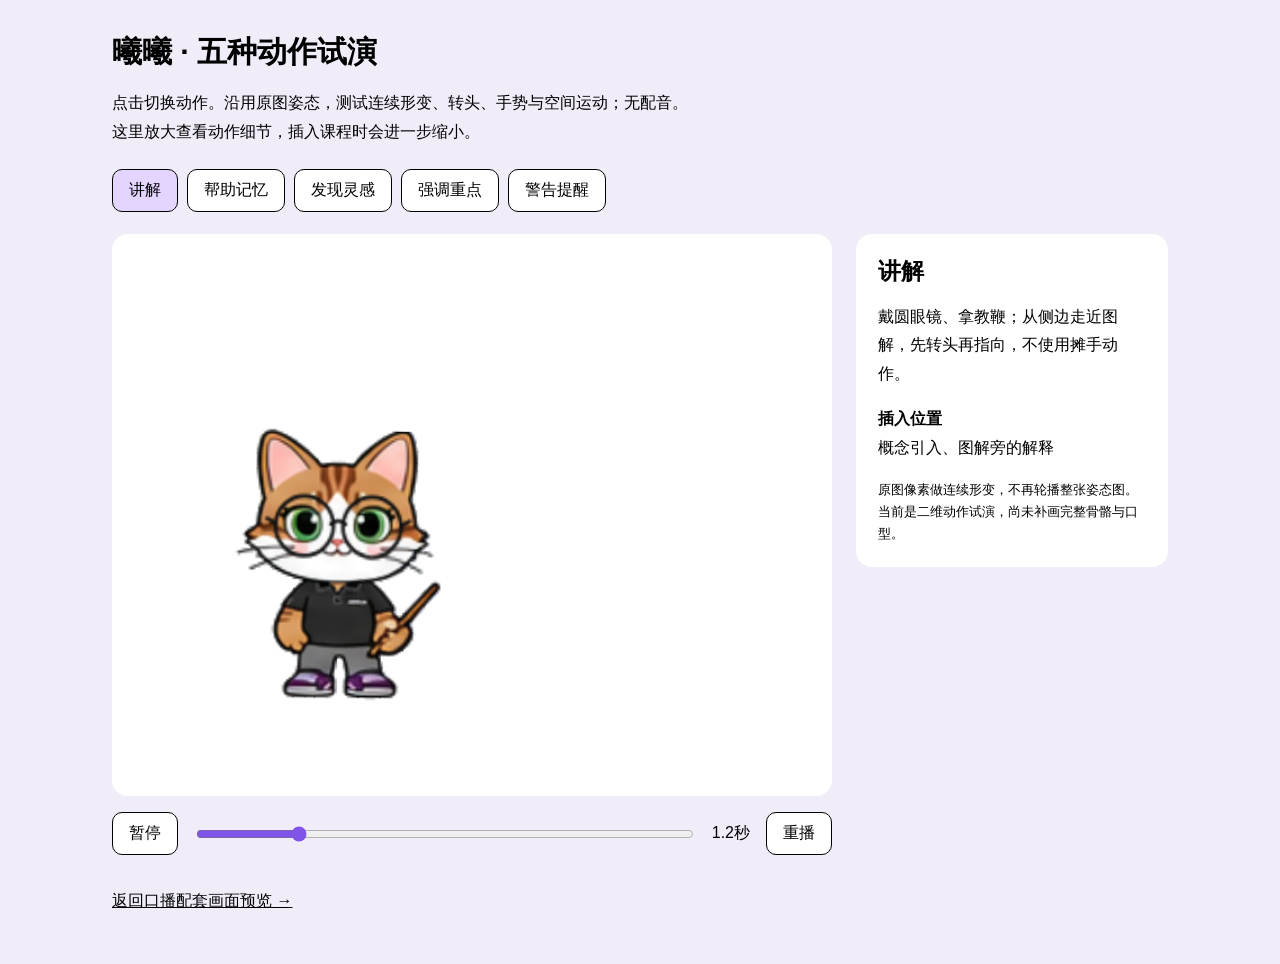
<file: skills/xixi-motion/index.html>
<!doctype html><html lang="zh-CN"><meta charset="utf-8"><meta name="viewport" content="width=device-width,initial-scale=1"><title>曦曦 · 五种动作试演</title><style>*{box-sizing:border-box}body{margin:0;background:#f0ecf8;color:#000;font:16px "PingFang SC",sans-serif}main{max-width:1120px;margin:auto;padding:32px}h1{font-size:30px;margin:0 0 12px}p{line-height:1.8}nav{display:flex;gap:9px;flex-wrap:wrap;margin:22px 0}button{font:inherit;border:1px solid #000;background:white;color:#000;border-radius:10px;padding:10px 16px;cursor:pointer}button[aria-pressed=true]{background:#e3d5ff}.stage{display:grid;grid-template-columns:minmax(0,720px) 1fr;gap:24px;align-items:start}canvas{background:white;width:100%;display:block;border-radius:16px}.info{background:white;border-radius:16px;padding:22px}h2{margin:0 0 12px;font-size:23px}.controls{display:flex;gap:16px;align-items:center;margin:16px 0}input{flex:1;accent-color:#8054e8}small{font-size:13px;line-height:1.7}a{color:black}@media(max-width:800px){main{padding:20px}.stage{grid-template-columns:1fr}.info{padding:18px}}</style><main><h1>曦曦 · 五种动作试演</h1><p>点击切换动作。沿用原图姿态，测试连续形变、转头、手势与空间运动；无配音。<br>这里放大查看动作细节，插入课程时会进一步缩小。</p><nav id="choices"></nav><div class="stage"><div><canvas id="scene" width="640" height="500"></canvas><div class="controls"><button id="play">暂停</button><input id="seek" type="range" min="0" max="5.99" value="0" step="0.01"><output id="time">0.0秒</output><button id="again">重播</button></div></div><aside class="info"><h2 id="name"></h2><p id="description"></p><p><b>插入位置</b><br><span id="use"></span></p><small>原图像素做连续形变，不再轮播整张姿态图。当前是二维动作试演，尚未补画完整骨骼与口型。</small></aside></div><p><a href="../lecture-motion/examples/transformer-v3/watch.html">返回口播配套画面预览 →</a></p></main><script src="actor.js"></script><script src="actions.js"></script></html>
</file>
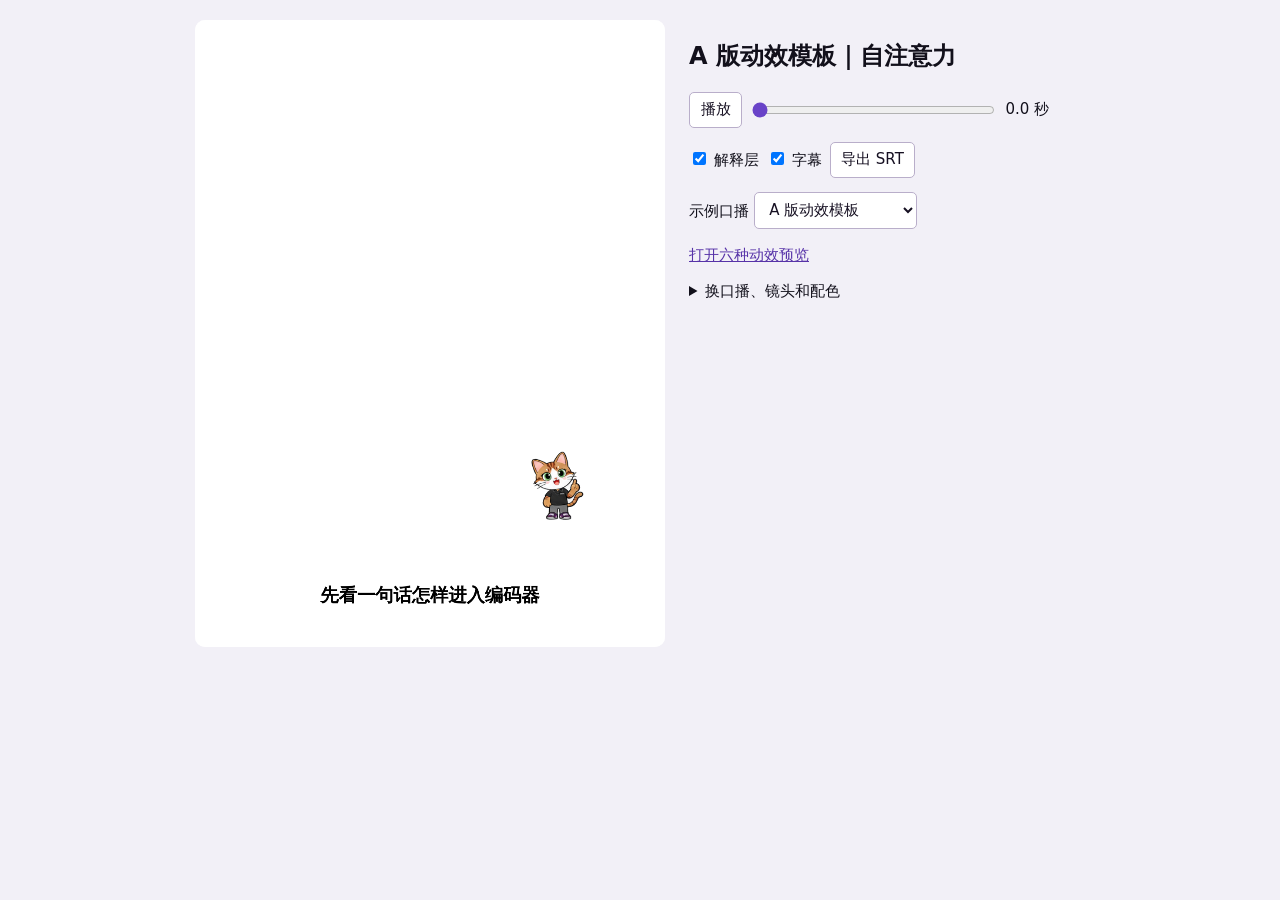
<file: skills/lecture-motion/template/index.html>
<!doctype html>
<html lang="zh-CN">
<meta charset="utf-8">
<meta name="viewport" content="width=device-width, initial-scale=1">
<title>Lecture Motion｜课程模板</title>
<link rel="stylesheet" href="style.css">
<main>
  <canvas id="canvas" width="1080" height="1440" aria-label="竖屏课程动效预览"></canvas>
  <section class="editor">
    <h1 id="course">课程模板</h1>
    <div class="controls">
      <button id="play" type="button">播放</button>
      <input id="seek" aria-label="播放进度" type="range" min="0" step=".01" value="0">
      <output id="time">0.0 秒</output>
    </div>
    <nav aria-label="工程操作">
      <label><input id="detail" type="checkbox" checked> 解释层</label>
      <label><input id="subtitles" type="checkbox" checked> 字幕</label>
      <button id="srt" type="button">导出 SRT</button>
    </nav>
    <label for="preset">示例口播</label>
    <select id="preset">
      <option value="v3-style">A 版动效模板</option>
      <option value="attention">注意力 · 基础镜头</option>
      <option value="pipeline">请求处理</option>
    </select>
    <p><a href="../motion/gallery.html">打开六种动效预览</a></p>
    <details>
      <summary>换口播、镜头和配色</summary>
      <label for="config">课程 JSON</label>
      <textarea id="config" spellcheck="false"></textarea>
      <button id="apply" type="button">应用配置</button>
      <button id="save" type="button">保存已应用配置</button>
    </details>
    <p id="error" role="alert"></p>
  </section>
</main>
<script type="module" src="scripts/player.mjs"></script>
</html>
</file>
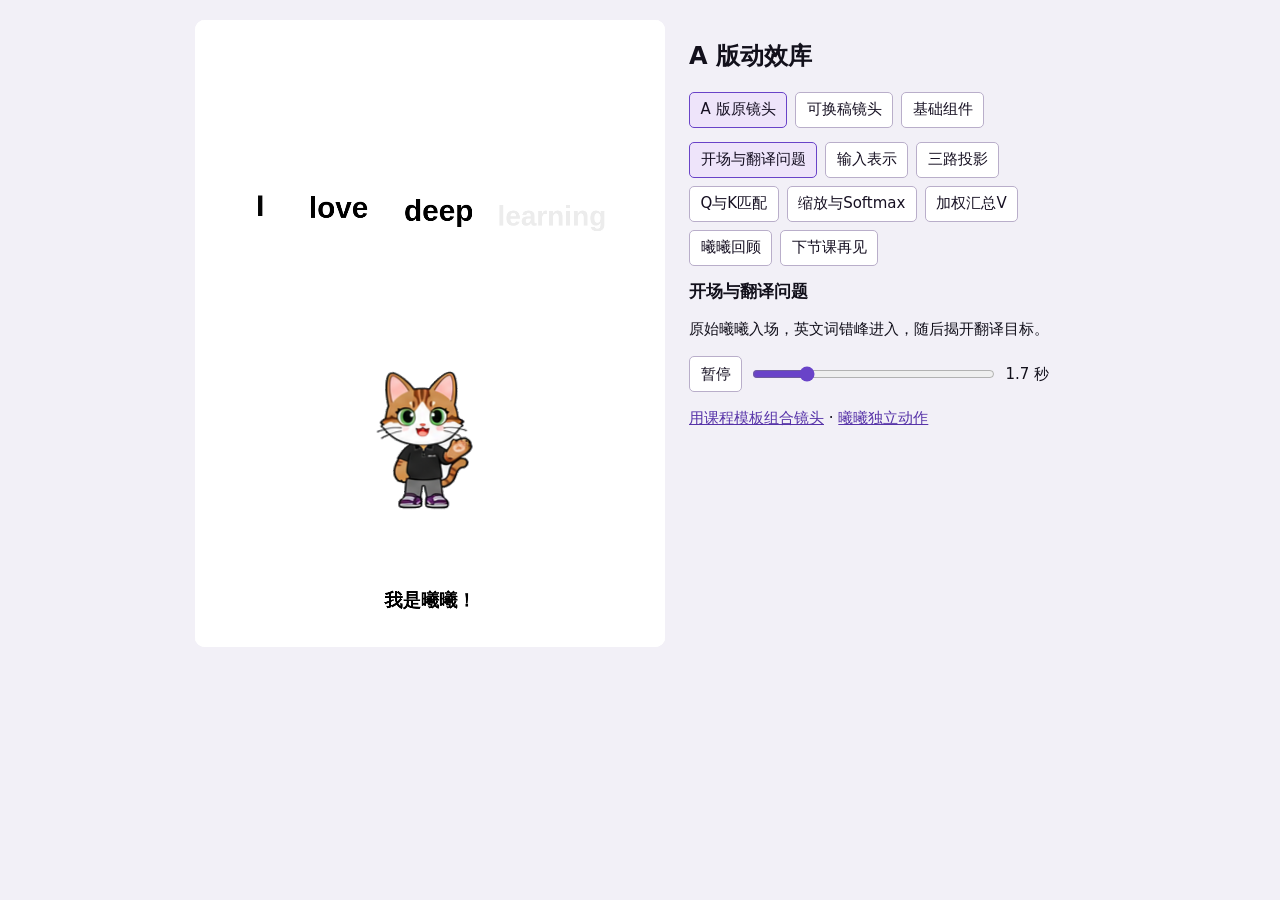
<file: skills/lecture-motion/motion/gallery.html>
<!doctype html>
<html lang="zh-CN">
<meta charset="utf-8">
<meta name="viewport" content="width=device-width, initial-scale=1">
<title>Lecture Motion｜A 版动效库</title>
<link rel="stylesheet" href="../template/style.css">
<main>
  <div class="motion-stage">
    <iframe id="original" title="A 版原镜头" src="../examples/transformer-v3/index.html"></iframe>
    <canvas id="canvas" width="1080" height="1440" aria-label="可换稿镜头的动态预览" hidden></canvas>
  </div>
  <section class="editor">
    <h1>A 版动效库</h1>
    <nav id="modes" aria-label="选择镜头来源">
      <button type="button" data-mode="original" aria-pressed="true">A 版原镜头</button>
      <button type="button" data-mode="course" aria-pressed="false">可换稿镜头</button>
      <button type="button" data-mode="basics" aria-pressed="false">基础组件</button>
    </nav>
    <nav id="recipes" aria-label="选择动效"></nav>
    <h2 id="selected"></h2>
    <p id="purpose"></p>
    <div class="controls">
      <button id="play" type="button">暂停</button>
      <input id="seek" aria-label="动效进度" type="range" min="0" max="1" step=".001" value="0">
      <output id="time"></output>
    </div>
    <section id="component" hidden>
      <label><input id="detail" type="checkbox" checked> 解释层</label>
      <p>把这一段参数加到课程配置的 <code>shots</code> 中。</p>
      <pre id="recipe"></pre>
    </section>
    <p><a href="../template/index.html">用课程模板组合镜头</a> · <a href="/xixi-motion/index.html">曦曦独立动作</a></p>
    <p id="error" role="alert"></p>
  </section>
</main>
<script type="module" src="gallery.mjs"></script>
</html>
</file>
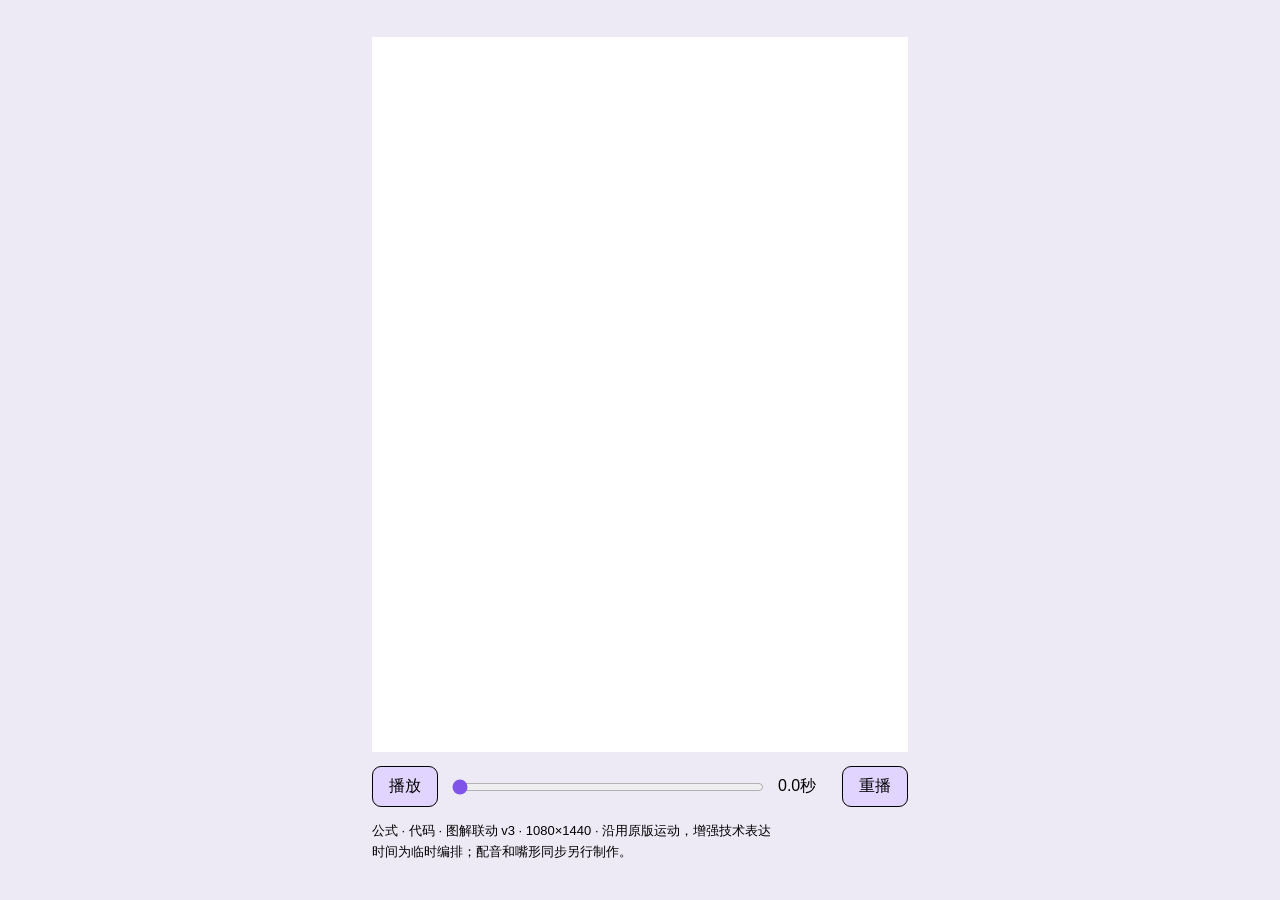
<file: skills/lecture-motion/examples/transformer-v3/watch.html>
<!doctype html><html lang="zh-CN"><meta charset="utf-8"><meta name="viewport" content="width=device-width,initial-scale=1"><title>曦曦 · 动效预演</title><style>*{box-sizing:border-box}body{margin:0;background:#eeeaf5;color:#000;font:16px "PingFang SC",sans-serif;display:flex;align-items:center;justify-content:center;min-height:100vh}main{width:min(100%,560px);padding:12px}iframe{width:100%;aspect-ratio:3/4;border:0;background:white;display:block;max-height:calc(100vh - 132px)}.controls{padding:14px 0;display:flex;align-items:center;gap:12px}button{background:#e1d4ff;color:black;border:1px solid #000;border-radius:9px;padding:9px 16px;font:inherit;cursor:pointer}input{flex:1;accent-color:#8054e8;min-width:50px}p{font-size:13px;line-height:1.6;margin:0}output{min-width:52px;font-variant-numeric:tabular-nums}</style><main><iframe id="frame" src="index.html" title="曦曦原图动态预演"></iframe><div class="controls"><button id="play">播放</button><input id="seek" type="range" min="0" max="39.99" step="0.01" value="0"><output id="time">0.0秒</output><button id="restart">重播</button></div><p>公式 · 代码 · 图解联动 v3 · 1080×1440 · 沿用原版运动，增强技术表达<br>时间为临时编排；配音和嘴形同步另行制作。</p></main><script>
const frame=document.getElementById('frame'),play=document.getElementById('play'),seek=document.getElementById('seek'),out=document.getElementById('time');let running=false,current=0,clock=0;
function draw(){if(frame.contentWindow.READY)frame.contentWindow.render(current);seek.value=current;out.value=current.toFixed(1)+'秒';}
function tick(now){if(!running)return;current=Math.min(39.99,current+(now-clock)/1000);clock=now;draw();if(current>=39.99){running=false;play.textContent='播放';}else requestAnimationFrame(tick);}
play.onclick=()=>{running=!running;play.textContent=running?'暂停':'播放';if(running){clock=performance.now();requestAnimationFrame(tick);}};
seek.oninput=()=>{current=Number(seek.value);clock=performance.now();draw();};document.getElementById('restart').onclick=()=>{current=0;clock=performance.now();draw();if(!running)play.click();};frame.onload=()=>{const poll=setInterval(()=>{if(frame.contentWindow.READY){clearInterval(poll);draw();}},100);};
</script></html>
</file>
<file: skills/lecture-motion/template/style.css>
* { box-sizing: border-box }
:root { font: 15px system-ui, sans-serif; color: #12101b; background: #f2f0f7 }
body { margin: 0 }
main { display: grid; grid-template-columns: minmax(0, 470px) minmax(240px, 360px); max-width: 930px; margin: 0 auto; padding: 20px; gap: 24px }
canvas { display: block; width: 100%; height: auto; aspect-ratio: 3 / 4; background: white; border-radius: 10px }
nav, .controls { display: flex; flex-wrap: wrap; align-items: center; gap: 8px; margin: 14px 0 }
button, select { color: #161022; border: 1px solid #b9aeca; background: #fff; padding: .5em .7em; font: inherit; border-radius: 5px }
button { cursor: pointer }
button[aria-pressed=true] { background: #eee4fa; border-color: #6943c8 }
input[type=range] { flex: 1; min-width: 100px; accent-color: #6943c8 }
output { font-variant-numeric: tabular-nums }
h1 { font-size: 24px }
h2 { font-size: 17px }
p { line-height: 1.55 }
a { color: #5733a8 }
textarea { width: 100%; min-height: 240px; font: 13px ui-monospace, monospace; margin-top: 6px }
pre { overflow-x: auto; padding: 12px; background: #fff; border-radius: 5px }
[role=alert]:not(:empty) { color: #9c1a31 }
body.capture { background: white }
.capture main { padding: 0; margin: auto; width: min(100vw,75vh); max-width: none; display: block }
.capture canvas { border-radius: 0 }
.capture .editor { display: none }
@media (max-width: 690px) { main { grid-template-columns: minmax(0, 460px); justify-content: center } }
.motion-stage { min-width: 0 }
.motion-stage iframe { display: block; border: 0; width: 100%; aspect-ratio: 3 / 4; border-radius: 10px; background: white }
[hidden], .motion-stage iframe[hidden], .motion-stage canvas[hidden] { display: none }
#recipes { align-items: start }
</file>
